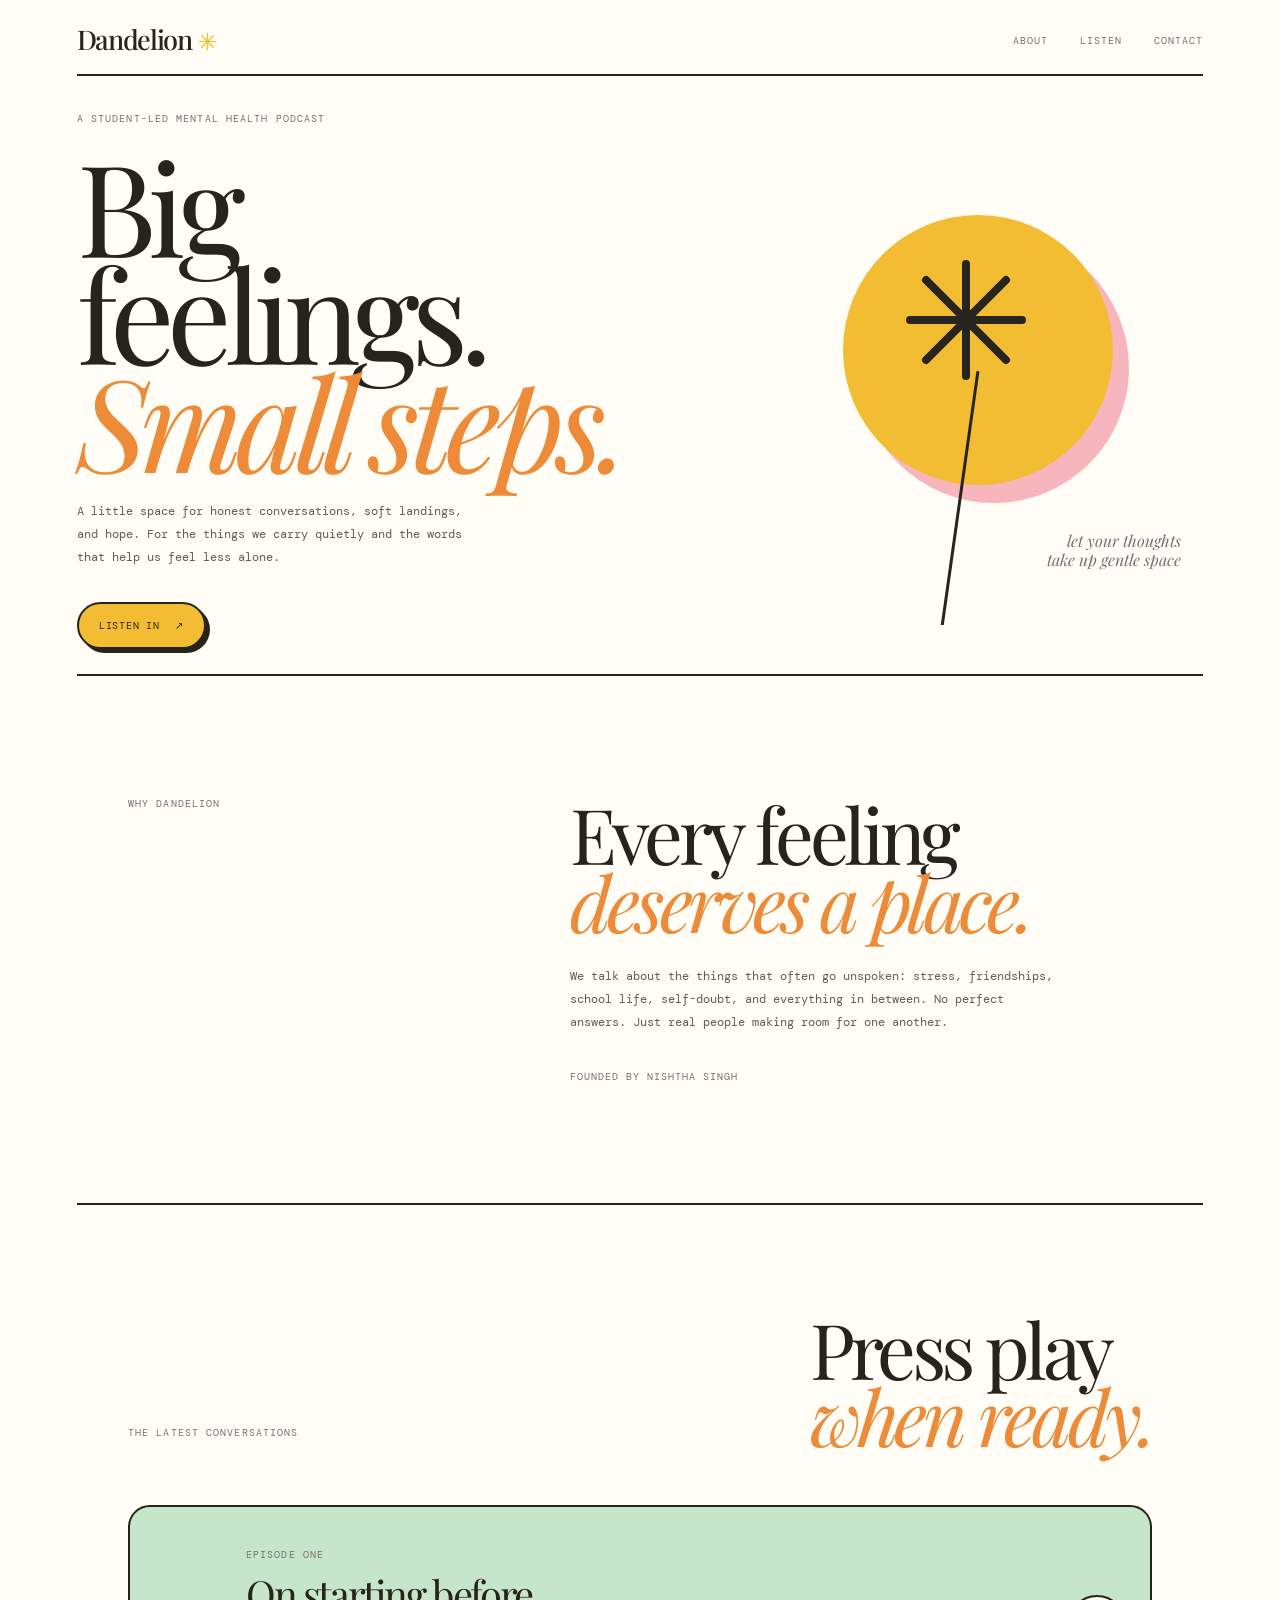
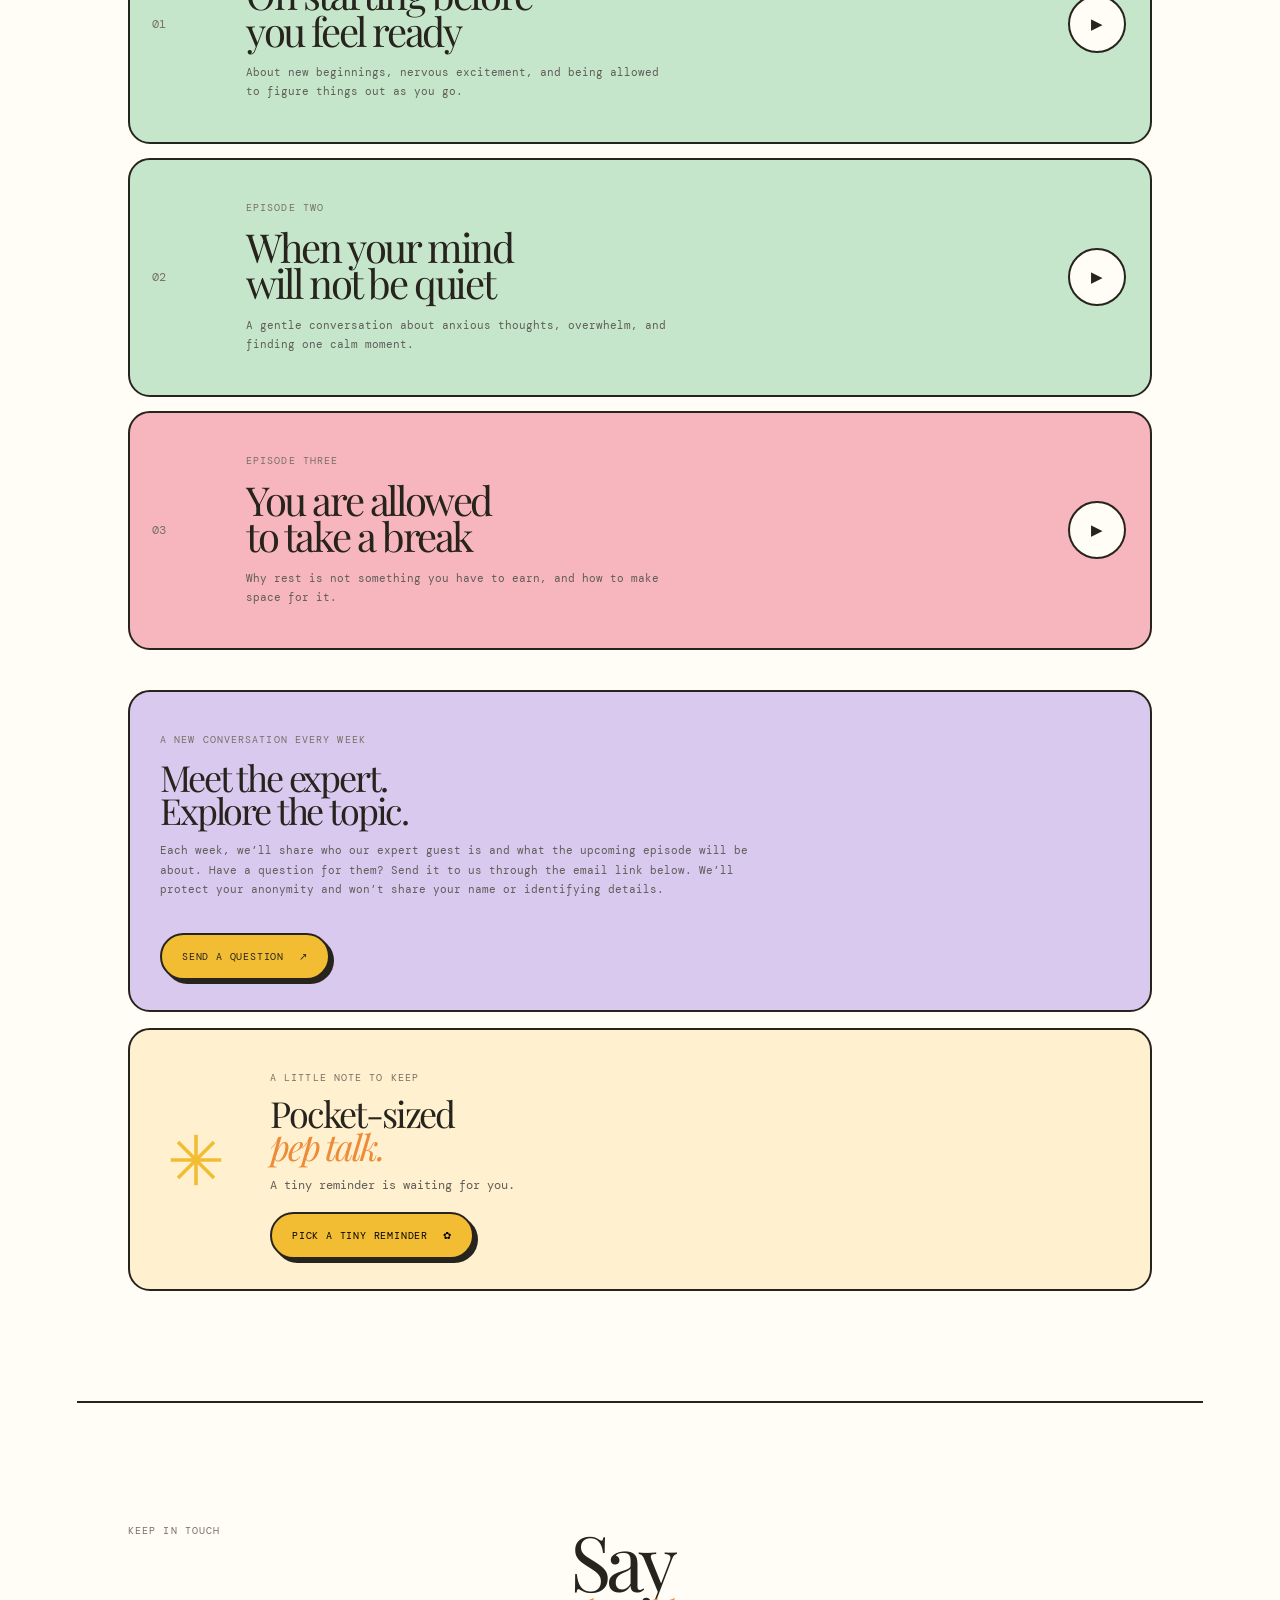
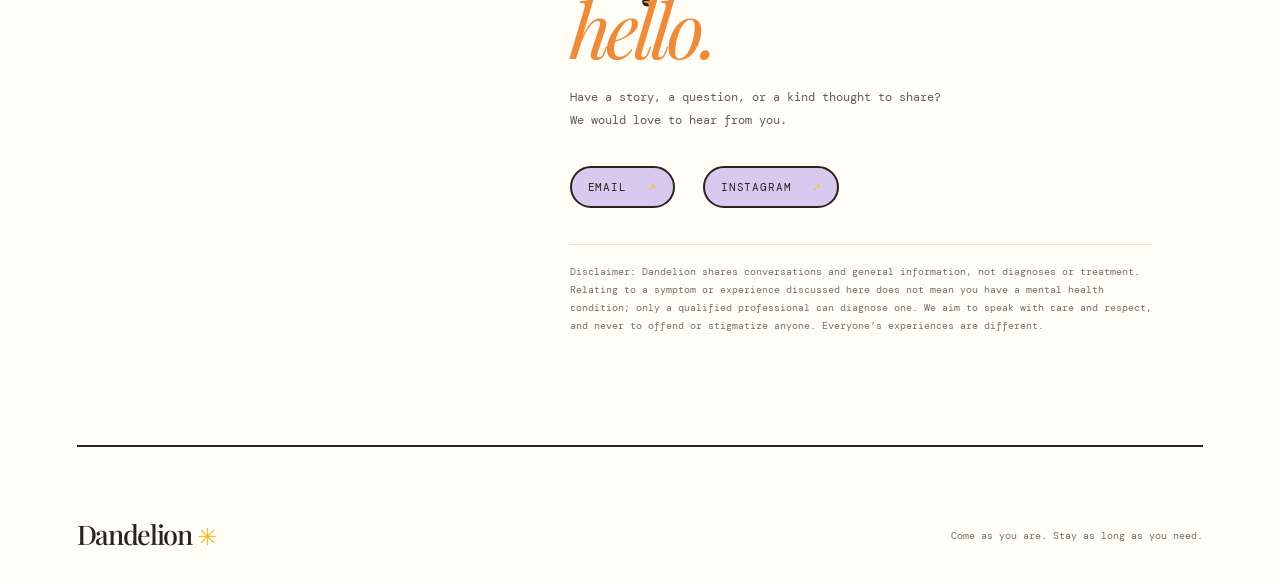
<file: index.html>
<!DOCTYPE html>
<html lang="en">
<head>
  <meta charset="UTF-8">
  <meta name="viewport" content="width=device-width, initial-scale=1.0">
  <title>Dandelion Podcast</title>
  <link rel="icon" type="image/svg+xml" href="./favicon.svg?v=2">
  <link rel="shortcut icon" type="image/svg+xml" href="./favicon.svg?v=2">
  <link rel="stylesheet" href="styles.css">
</head>
<body>
  <main class="container">
    <header class="site-header">
      <a class="logo" href="#top">Dandelion<img class="logo-flower" src="logo-flower.svg" alt=""></a>
      <nav aria-label="Main navigation"><a href="#about">About</a><a href="#listen">Listen</a><a href="#contact">Contact</a></nav>
    </header>

    <section class="hero" id="top">
      <div class="hero-copy">
        <p class="kicker">A student-led mental health podcast</p>
        <h1>Big feelings.<br><em>Small steps.</em></h1>
        <p class="intro">A little space for honest conversations, soft landings, and hope. For the things we carry quietly and the words that help us feel less alone.</p>
        <a class="button" href="#listen">Listen in <span>↗</span></a>
      </div>
      <div class="flower" aria-label="A dandelion illustration">
        <div class="sun"></div><img class="head" src="starburst.svg" alt=""><div class="stem"></div>
        <p>let your thoughts<br>take up gentle space</p>
      </div>
    </section>

    <section class="about" id="about">
      <p class="kicker">Why Dandelion</p>
      <div><h2>Every feeling<br><em>deserves a place.</em></h2>
        <p>We talk about the things that often go unspoken: stress, friendships, school life, self-doubt, and everything in between. No perfect answers. Just real people making room for one another.</p>
        <p class="founded">Founded by Nishtha Singh</p>
      </div>
    </section>

    <section class="listen" id="listen">
      <div class="section-title"><p class="kicker">The latest conversations</p><h2>Press play<br><em>when ready.</em></h2></div>
      <article class="episode"><span class="episode-number">01</span><div><p class="kicker">Episode one</p><h3><a href="https://open.spotify.com/" target="_blank" rel="noopener">On starting before<br>you feel ready</a></h3><p>About new beginnings, nervous excitement, and being allowed to figure things out as you go.</p></div><a class="play-button" href="https://open.spotify.com/" target="_blank" rel="noopener" aria-label="Listen to episode one">▶</a></article>
      <article class="episode"><span class="episode-number">02</span><div><p class="kicker">Episode two</p><h3><a href="https://open.spotify.com/" target="_blank" rel="noopener">When your mind<br>will not be quiet</a></h3><p>A gentle conversation about anxious thoughts, overwhelm, and finding one calm moment.</p></div><a class="play-button" href="https://open.spotify.com/" target="_blank" rel="noopener" aria-label="Listen to episode two">▶</a></article>
      <article class="episode"><span class="episode-number">03</span><div><p class="kicker">Episode three</p><h3><a href="https://open.spotify.com/" target="_blank" rel="noopener">You are allowed<br>to take a break</a></h3><p>Why rest is not something you have to earn, and how to make space for it.</p></div><a class="play-button" href="https://open.spotify.com/" target="_blank" rel="noopener" aria-label="Listen to episode three">▶</a></article>
      <aside class="listener-note" aria-labelledby="listener-note-title">
        <p class="kicker">A new conversation every week</p>
        <h3 id="listener-note-title">Meet the expert.<br>Explore the topic.</h3>
        <p>Each week, we’ll share who our expert guest is and what the upcoming episode will be about. Have a question for them? Send it to us through the email link below. We’ll protect your anonymity and won’t share your name or identifying details.</p>
        <a class="button" href="#contact">Send a question <span>↗</span></a>
      </aside>
      <aside class="pocket-note" aria-labelledby="pocket-note-title">
        <img src="logo-flower.svg" alt="" class="pocket-flower">
        <div>
          <p class="kicker">A little note to keep</p>
          <h3 id="pocket-note-title">Pocket-sized<br><em>pep talk.</em></h3>
          <p class="reminder-message" id="reminder-message" aria-live="polite">A tiny reminder is waiting for you.</p>
          <button class="button reminder-button" id="reminder-button" type="button">Pick a tiny reminder <span>✿</span></button>
        </div>
      </aside>
    </section>

    <section class="contact" id="contact">
      <p class="kicker">Keep in touch</p>
      <div>
        <h2>Say<br><em>hello.</em></h2>
        <p class="contact-copy">Have a story, a question, or a kind thought to share? We would love to hear from you.</p>
        <div class="contact-links">
          <a href="mailto:your-email@example.com">Email <span>↗</span></a>
          <a href="https://instagram.com/your-handle" target="_blank" rel="noopener">Instagram <span>↗</span></a>
        </div>
        <aside class="disclaimer" aria-label="Mental health disclaimer">
          <p>Disclaimer: Dandelion shares conversations and general information, not diagnoses or treatment. Relating to a symptom or experience discussed here does not mean you have a mental health condition; only a qualified professional can diagnose one. We aim to speak with care and respect, and never to offend or stigmatize anyone. Everyone’s experiences are different.</p>
        </aside>
      </div>
    </section>

    <footer><a class="logo" href="#top">Dandelion<img class="logo-flower" src="logo-flower.svg" alt=""></a><p>Come as you are. Stay as long as you need.</p></footer>
  </main>
  <script src="script.js"></script>
</body>
</html>
</file>
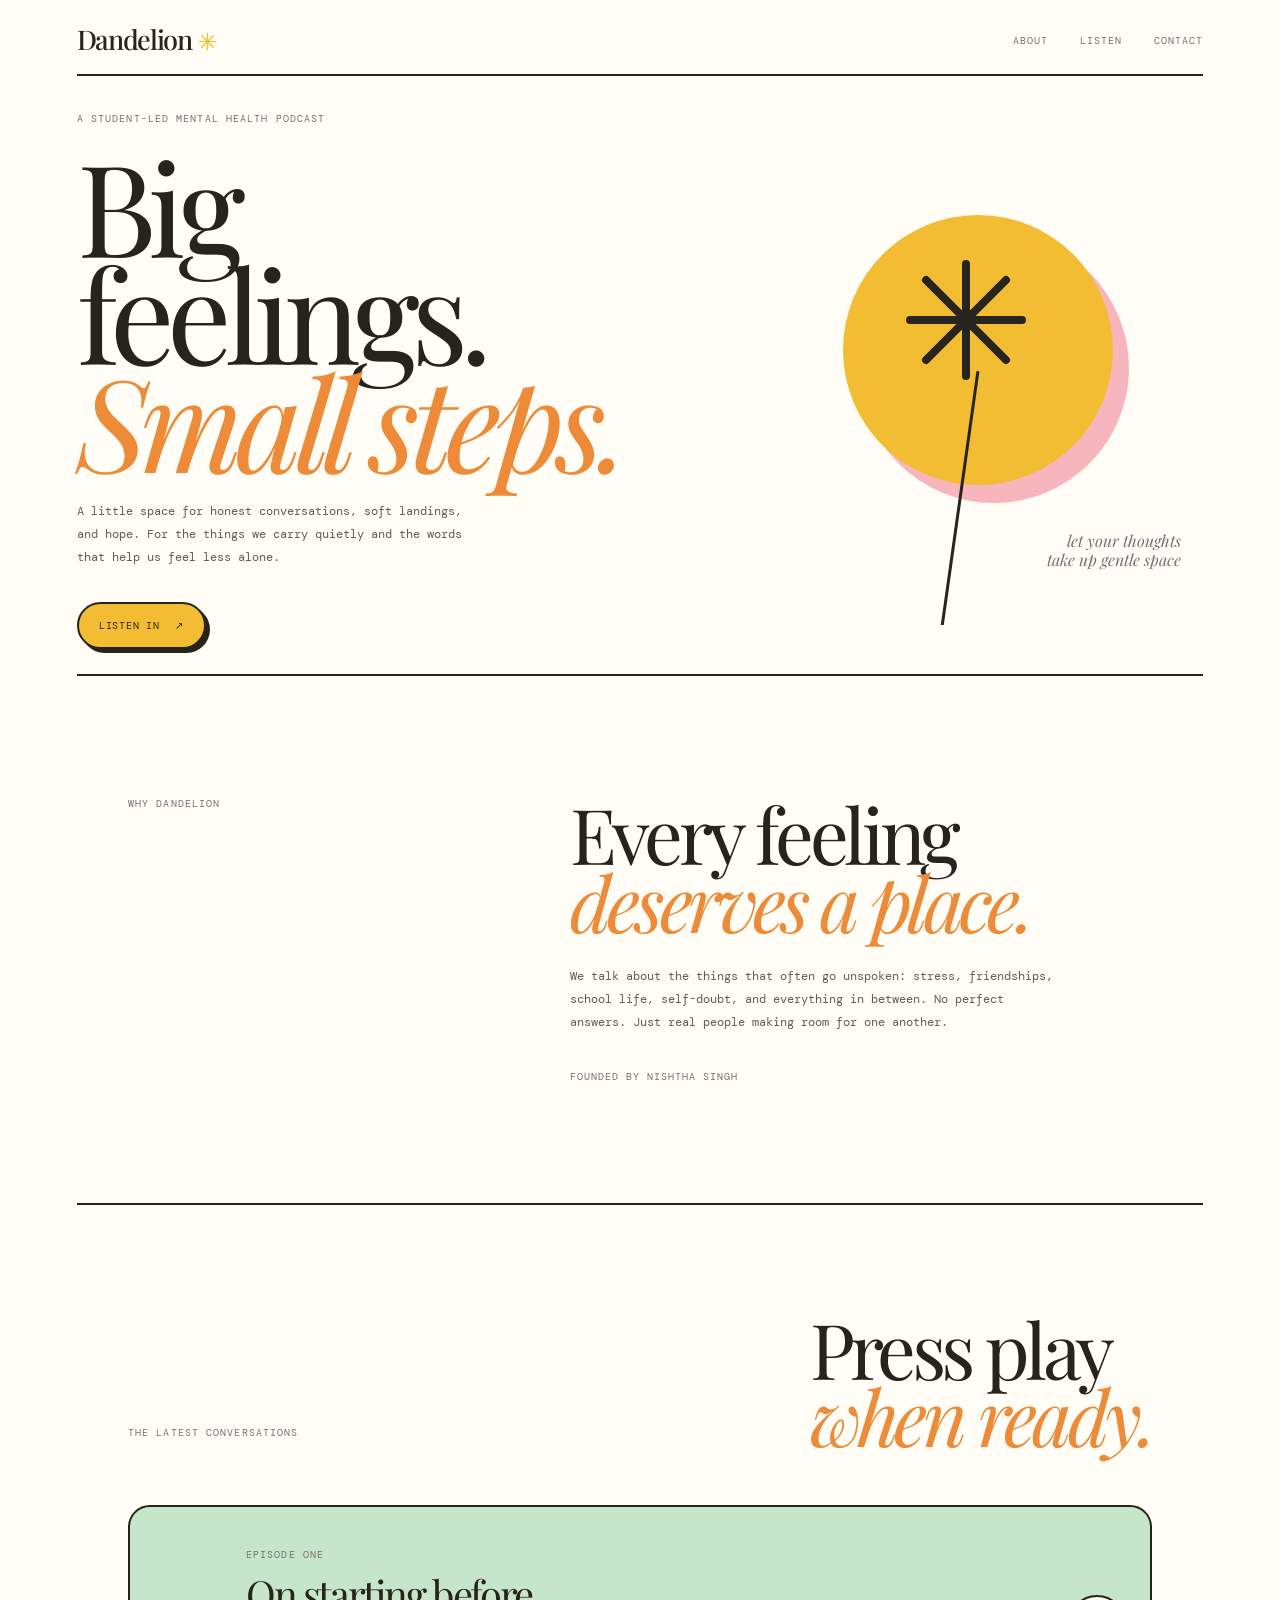
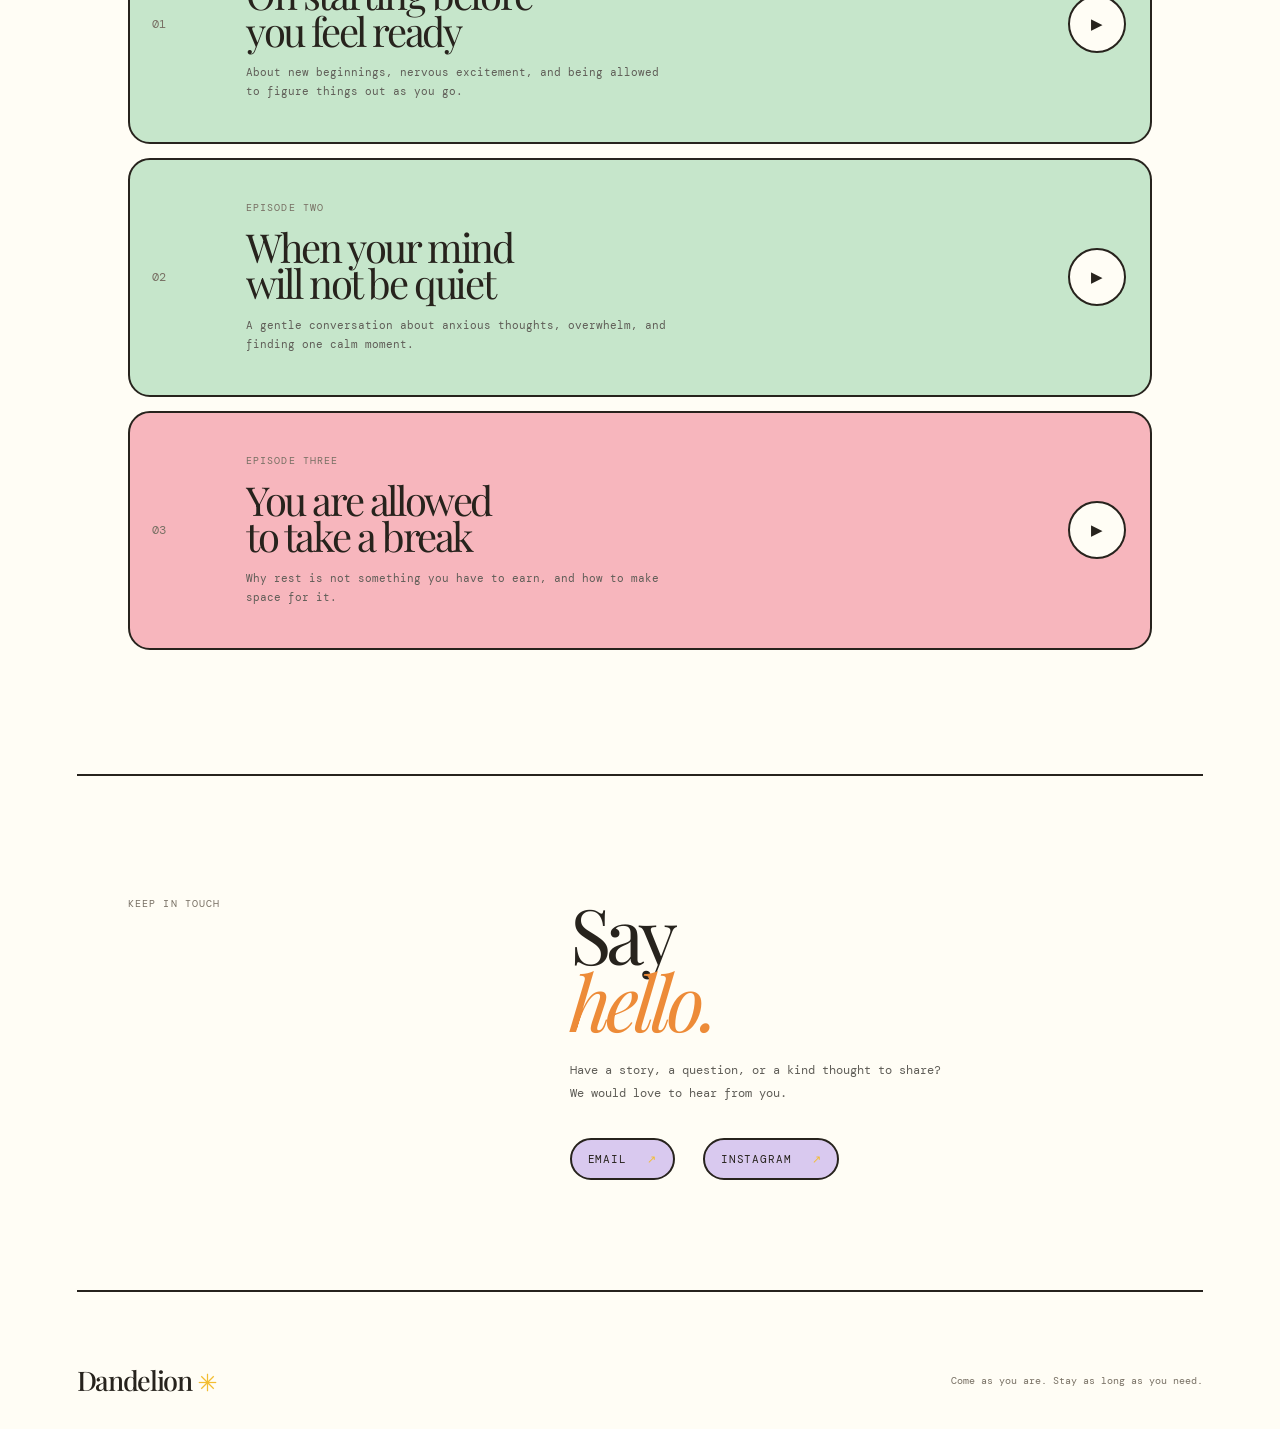
<file: dandelion/index.html>
<!DOCTYPE html>
<html lang="en">
<head>
  <meta charset="UTF-8">
  <meta name="viewport" content="width=device-width, initial-scale=1.0">
  <title>Dandelion Podcast</title>
  <link rel="icon" type="image/svg+xml" href="./favicon.svg?v=2">
  <link rel="shortcut icon" type="image/svg+xml" href="./favicon.svg?v=2">
  <link rel="stylesheet" href="styles.css">
</head>
<body>
  <main class="container">
    <header class="site-header">
      <a class="logo" href="#top">Dandelion<img class="logo-flower" src="logo-flower.svg" alt=""></a>
      <nav aria-label="Main navigation"><a href="#about">About</a><a href="#listen">Listen</a><a href="#contact">Contact</a></nav>
    </header>

    <section class="hero" id="top">
      <div class="hero-copy">
        <p class="kicker">A student-led mental health podcast</p>
        <h1>Big feelings.<br><em>Small steps.</em></h1>
        <p class="intro">A little space for honest conversations, soft landings, and hope. For the things we carry quietly and the words that help us feel less alone.</p>
        <a class="button" href="#listen">Listen in <span>↗</span></a>
      </div>
      <div class="flower" aria-label="A dandelion illustration">
        <div class="sun"></div><img class="head" src="starburst.svg" alt=""><div class="stem"></div>
        <p>let your thoughts<br>take up gentle space</p>
      </div>
    </section>

    <section class="about" id="about">
      <p class="kicker">Why Dandelion</p>
      <div><h2>Every feeling<br><em>deserves a place.</em></h2>
        <p>We talk about the things that often go unspoken: stress, friendships, school life, self-doubt, and everything in between. No perfect answers. Just real people making room for one another.</p>
        <p class="founded">Founded by Nishtha Singh</p>
      </div>
    </section>

    <section class="listen" id="listen">
      <div class="section-title"><p class="kicker">The latest conversations</p><h2>Press play<br><em>when ready.</em></h2></div>
      <article class="episode"><span class="episode-number">01</span><div><p class="kicker">Episode one</p><h3><a href="https://open.spotify.com/" target="_blank" rel="noopener">On starting before<br>you feel ready</a></h3><p>About new beginnings, nervous excitement, and being allowed to figure things out as you go.</p></div><a class="play-button" href="https://open.spotify.com/" target="_blank" rel="noopener" aria-label="Listen to episode one">▶</a></article>
      <article class="episode"><span class="episode-number">02</span><div><p class="kicker">Episode two</p><h3><a href="https://open.spotify.com/" target="_blank" rel="noopener">When your mind<br>will not be quiet</a></h3><p>A gentle conversation about anxious thoughts, overwhelm, and finding one calm moment.</p></div><a class="play-button" href="https://open.spotify.com/" target="_blank" rel="noopener" aria-label="Listen to episode two">▶</a></article>
      <article class="episode"><span class="episode-number">03</span><div><p class="kicker">Episode three</p><h3><a href="https://open.spotify.com/" target="_blank" rel="noopener">You are allowed<br>to take a break</a></h3><p>Why rest is not something you have to earn, and how to make space for it.</p></div><a class="play-button" href="https://open.spotify.com/" target="_blank" rel="noopener" aria-label="Listen to episode three">▶</a></article>
    </section>

    <section class="contact" id="contact">
      <p class="kicker">Keep in touch</p>
      <div>
        <h2>Say<br><em>hello.</em></h2>
        <p class="contact-copy">Have a story, a question, or a kind thought to share? We would love to hear from you.</p>
        <div class="contact-links">
          <a href="mailto:your-email@example.com">Email <span>↗</span></a>
          <a href="https://instagram.com/your-handle" target="_blank" rel="noopener">Instagram <span>↗</span></a>
        </div>
      </div>
    </section>

    <footer><a class="logo" href="#top">Dandelion<img class="logo-flower" src="logo-flower.svg" alt=""></a><p>Come as you are. Stay as long as you need.</p></footer>
  </main>
  <script src="script.js"></script>
</body>
</html>
</file>
<file: styles.css>
@import url("https://fonts.googleapis.com/css2?family=DM+Mono:wght@400;500&family=Playfair+Display:ital,wght@0,400;0,500;1,400&display=swap");

:root { --paper: #fffdf5; --ink: #27231d; --muted: #787064; --line: #eadfc9; --accent: #f2bd32; --pink: #f7b6bd; --mint: #c6e6cb; --lavender: #d9c9ef; }
* { box-sizing: border-box; }
html, body { overflow-x: hidden; }
html { scroll-behavior: smooth; }
body { margin: 0; background: var(--paper); color: var(--ink); font-family: "DM Mono", monospace; }
a { color: inherit; text-decoration: none; }
button { font: inherit; cursor: pointer; }
.container { width: min(100%, 1280px); margin: auto; padding: 26px 6vw 0; }
.site-header, footer { display: flex; align-items: center; justify-content: space-between; border-bottom: 2px solid var(--ink); padding-bottom: 20px; }
.logo { font: 500 27px/1 "Playfair Display", Georgia, serif; letter-spacing: -0.05em; }
.logo-flower { display: inline-block; width: 25px; height: 25px; margin-left: 3px; vertical-align: -4px; }
nav { display: flex; gap: 32px; color: var(--muted); font-size: 10px; text-transform: uppercase; letter-spacing: .1em; }
.hero { display: grid; grid-template-columns: 1fr 1fr; align-items: center; min-height: 600px; border-bottom: 2px solid var(--ink); }
.hero-copy { animation: rise .8s ease both; }
.kicker { color: var(--muted); font-size: 10px; text-transform: uppercase; letter-spacing: .11em; line-height: 1.5; }
h1, h2, h3 { font-family: "Playfair Display", Georgia, serif; font-weight: 400; letter-spacing: -.06em; }
h1 { margin: 26px 0; font-size: clamp(70px, 10vw, 138px); line-height: .84; }
h1 em, h2 em { color: #ed8b38; font-weight: 400; }
.intro { max-width: 390px; color: #5f5d57; font-size: 12px; line-height: 1.9; }
.button { display: inline-flex; gap: 15px; margin-top: 22px; padding: 15px 20px; border: 2px solid var(--ink); border-radius: 999px; background: var(--accent); font-size: 10px; text-transform: uppercase; letter-spacing: .08em; box-shadow: 4px 4px 0 var(--ink); }
.button:hover { background: var(--pink); color: var(--ink); transform: translate(2px, 2px); box-shadow: 2px 2px 0 var(--ink); }
.flower { position: relative; height: 500px; overflow: hidden; }
.sun { position: absolute; top: 90px; right: 16%; width: 270px; height: 270px; border-radius: 50%; background: var(--accent); box-shadow: 16px 18px 0 var(--pink); }
.head { position: absolute; top: 115px; right: 28%; z-index: 2; width: 160px; height: 160px; }
.stem { position: absolute; top: 245px; right: 43%; z-index: 1; width: 3px; height: 265px; background: var(--ink); transform: rotate(8deg); }
.flower p { position: absolute; right: 4%; bottom: 40px; color: var(--muted); font: italic 16px/1.2 "Playfair Display", serif; text-align: right; }
.about, .listen { display: grid; grid-template-columns: .7fr 1.3fr; gap: 10vw; padding: 110px 4vw; border-bottom: 2px solid var(--ink); }
h2 { margin: 14px 0 30px; font-size: clamp(48px, 6vw, 84px); line-height: .88; }
.about > div > p:not(.founded) { max-width: 490px; color: #5f5d57; font-size: 12px; line-height: 1.9; }
.founded { margin-top: 36px; color: var(--muted); font-size: 10px; text-transform: uppercase; letter-spacing: .1em; }
.listen { display: block; }
.section-title { display: flex; align-items: end; justify-content: space-between; margin-bottom: 55px; }
.section-title h2 { margin: 0; }
.episode { display: grid; grid-template-columns: 70px 1fr 60px; gap: 24px; align-items: center; margin-bottom: 14px; padding: 30px 22px; border: 2px solid var(--ink); border-radius: 22px; background: var(--mint); }
.episode:nth-of-type(3) { background: var(--pink); }
.episode:nth-of-type(4) { background: var(--lavender); }
.episode-number { color: var(--muted); font-size: 12px; }
h3 { margin: 14px 0; font-size: 40px; line-height: .92; }
h3 a:hover { color: var(--accent); }
.episode p:not(.kicker) { max-width: 430px; color: #5f5d57; font-size: 11px; line-height: 1.7; }
.listener-note { margin-top: 40px; padding: 30px; border: 2px solid var(--ink); border-radius: 22px; background: var(--lavender); }
.listener-note h3 { font-size: 36px; }
.listener-note > p:not(.kicker) { max-width: 620px; color: #5f5d57; font-size: 11px; line-height: 1.8; }
.pocket-note { display: grid; grid-template-columns: 90px 1fr; gap: 20px; align-items: center; margin-top: 16px; padding: 30px; border: 2px solid var(--ink); border-radius: 22px; background: #fff0cf; }
.pocket-flower { width: 72px; height: 72px; animation: bob 3s ease-in-out infinite; }
.pocket-note h3 { margin: 12px 0; font-size: 36px; }
.pocket-note h3 em { color: #ed8b38; }
.reminder-message { min-height: 20px; margin: 0; color: #5f5d57; font-size: 12px; line-height: 1.7; }
.reminder-button { margin-top: 16px; }
.play-button { display: grid; width: 58px; height: 58px; place-items: center; border: 2px solid var(--ink); border-radius: 50%; background: var(--paper); font-size: 15px; }
.play-button:hover { background: var(--ink); color: var(--paper); }
.contact { display: grid; grid-template-columns: .7fr 1.3fr; gap: 10vw; padding: 110px 4vw; border-bottom: 2px solid var(--ink); }
.contact h2 { margin-bottom: 24px; }
.contact-copy { max-width: 390px; color: #5f5d57; font-size: 12px; line-height: 1.9; }
.contact-links { display: flex; gap: 28px; margin-top: 34px; }
.contact-links a { padding: 12px 16px; border: 2px solid var(--ink); border-radius: 999px; background: var(--lavender); font-size: 11px; text-transform: uppercase; letter-spacing: .08em; }
.contact-links span { margin-left: 12px; color: var(--accent); }
.disclaimer { max-width: 620px; margin-top: 36px; padding-top: 18px; border-top: 1px solid var(--line); }
.disclaimer p { margin: 0; color: var(--muted); font-size: 10px; line-height: 1.8; }
footer { border-bottom: 0; padding: 72px 0 32px; }
footer p { color: var(--muted); font-size: 10px; }
@keyframes rise { from { opacity: 0; transform: translateY(18px); } to { opacity: 1; transform: translateY(0); } }
@keyframes bob { 50% { transform: translateY(-7px) rotate(8deg); } }
@media (prefers-reduced-motion: reduce) { *, *::before, *::after { scroll-behavior: auto !important; animation-duration: .01ms !important; animation-iteration-count: 1 !important; } }
@media (max-width: 700px) { .container { padding: 20px; } nav { display: none; } .hero, .about, .contact { display: block; min-height: 0; } .hero { padding-top: 48px; } h1 { max-width: 100%; font-size: clamp(58px, 18vw, 82px); } .intro { max-width: 100%; font-size: 11px; } .flower { height: 330px; margin-top: 28px; } .sun { top: 24px; right: 8%; width: min(220px, 62vw); height: min(220px, 62vw); } .head { top: 48px; right: 18%; width: min(130px, 36vw); height: min(130px, 36vw); } .stem { top: 155px; right: 43%; height: 180px; } .flower p { right: 0; bottom: 24px; font-size: 14px; } .about, .listen, .contact { padding: 75px 0; } .about > div, .contact > div { margin-top: 45px; } .section-title { display: block; } .episode { grid-template-columns: 35px 1fr; } .play-button { grid-column: 2; } .pocket-note { grid-template-columns: 52px 1fr; gap: 14px; padding: 22px 18px; } .pocket-flower { width: 48px; height: 48px; align-self: start; } footer { display: block; } }
</file>
<file: dandelion/styles.css>
@import url("https://fonts.googleapis.com/css2?family=DM+Mono:wght@400;500&family=Playfair+Display:ital,wght@0,400;0,500;1,400&display=swap");

:root { --paper: #fffdf5; --ink: #27231d; --muted: #787064; --line: #eadfc9; --accent: #f2bd32; --pink: #f7b6bd; --mint: #c6e6cb; --lavender: #d9c9ef; }
* { box-sizing: border-box; }
html, body { overflow-x: hidden; }
html { scroll-behavior: smooth; }
body { margin: 0; background: var(--paper); color: var(--ink); font-family: "DM Mono", monospace; }
a { color: inherit; text-decoration: none; }
button { font: inherit; cursor: pointer; }
.container { width: min(100%, 1280px); margin: auto; padding: 26px 6vw 0; }
.site-header, footer { display: flex; align-items: center; justify-content: space-between; border-bottom: 2px solid var(--ink); padding-bottom: 20px; }
.logo { font: 500 27px/1 "Playfair Display", Georgia, serif; letter-spacing: -0.05em; }
.logo-flower { display: inline-block; width: 25px; height: 25px; margin-left: 3px; vertical-align: -4px; }
nav { display: flex; gap: 32px; color: var(--muted); font-size: 10px; text-transform: uppercase; letter-spacing: .1em; }
.hero { display: grid; grid-template-columns: 1fr 1fr; align-items: center; min-height: 600px; border-bottom: 2px solid var(--ink); }
.hero-copy { animation: rise .8s ease both; }
.kicker { color: var(--muted); font-size: 10px; text-transform: uppercase; letter-spacing: .11em; line-height: 1.5; }
h1, h2, h3 { font-family: "Playfair Display", Georgia, serif; font-weight: 400; letter-spacing: -.06em; }
h1 { margin: 26px 0; font-size: clamp(70px, 10vw, 138px); line-height: .84; }
h1 em, h2 em { color: #ed8b38; font-weight: 400; }
.intro { max-width: 390px; color: #5f5d57; font-size: 12px; line-height: 1.9; }
.button { display: inline-flex; gap: 15px; margin-top: 22px; padding: 15px 20px; border: 2px solid var(--ink); border-radius: 999px; background: var(--accent); font-size: 10px; text-transform: uppercase; letter-spacing: .08em; box-shadow: 4px 4px 0 var(--ink); }
.button:hover { background: var(--pink); color: var(--ink); transform: translate(2px, 2px); box-shadow: 2px 2px 0 var(--ink); }
.flower { position: relative; height: 500px; overflow: hidden; }
.sun { position: absolute; top: 90px; right: 16%; width: 270px; height: 270px; border-radius: 50%; background: var(--accent); box-shadow: 16px 18px 0 var(--pink); }
.head { position: absolute; top: 115px; right: 28%; z-index: 2; width: 160px; height: 160px; }
.stem { position: absolute; top: 245px; right: 43%; z-index: 1; width: 3px; height: 265px; background: var(--ink); transform: rotate(8deg); }
.flower p { position: absolute; right: 4%; bottom: 40px; color: var(--muted); font: italic 16px/1.2 "Playfair Display", serif; text-align: right; }
.about, .listen { display: grid; grid-template-columns: .7fr 1.3fr; gap: 10vw; padding: 110px 4vw; border-bottom: 2px solid var(--ink); }
h2 { margin: 14px 0 30px; font-size: clamp(48px, 6vw, 84px); line-height: .88; }
.about > div > p:not(.founded) { max-width: 490px; color: #5f5d57; font-size: 12px; line-height: 1.9; }
.founded { margin-top: 36px; color: var(--muted); font-size: 10px; text-transform: uppercase; letter-spacing: .1em; }
.listen { display: block; }
.section-title { display: flex; align-items: end; justify-content: space-between; margin-bottom: 55px; }
.section-title h2 { margin: 0; }
.episode { display: grid; grid-template-columns: 70px 1fr 60px; gap: 24px; align-items: center; margin-bottom: 14px; padding: 30px 22px; border: 2px solid var(--ink); border-radius: 22px; background: var(--mint); }
.episode:nth-of-type(3) { background: var(--pink); }
.episode:nth-of-type(4) { background: var(--lavender); }
.episode-number { color: var(--muted); font-size: 12px; }
h3 { margin: 14px 0; font-size: 40px; line-height: .92; }
h3 a:hover { color: var(--accent); }
.episode p:not(.kicker) { max-width: 430px; color: #5f5d57; font-size: 11px; line-height: 1.7; }
.play-button { display: grid; width: 58px; height: 58px; place-items: center; border: 2px solid var(--ink); border-radius: 50%; background: var(--paper); font-size: 15px; }
.play-button:hover { background: var(--ink); color: var(--paper); }
.contact { display: grid; grid-template-columns: .7fr 1.3fr; gap: 10vw; padding: 110px 4vw; border-bottom: 2px solid var(--ink); }
.contact h2 { margin-bottom: 24px; }
.contact-copy { max-width: 390px; color: #5f5d57; font-size: 12px; line-height: 1.9; }
.contact-links { display: flex; gap: 28px; margin-top: 34px; }
.contact-links a { padding: 12px 16px; border: 2px solid var(--ink); border-radius: 999px; background: var(--lavender); font-size: 11px; text-transform: uppercase; letter-spacing: .08em; }
.contact-links span { margin-left: 12px; color: var(--accent); }
footer { border-bottom: 0; padding: 72px 0 32px; }
footer p { color: var(--muted); font-size: 10px; }
@keyframes rise { from { opacity: 0; transform: translateY(18px); } to { opacity: 1; transform: translateY(0); } }
@media (max-width: 700px) { .container { padding: 20px; } nav { display: none; } .hero, .about, .contact { display: block; min-height: 0; } .hero { padding-top: 48px; } h1 { max-width: 100%; font-size: clamp(58px, 18vw, 82px); } .intro { max-width: 100%; font-size: 11px; } .flower { height: 330px; margin-top: 28px; } .sun { top: 24px; right: 8%; width: min(220px, 62vw); height: min(220px, 62vw); } .head { top: 48px; right: 18%; width: min(130px, 36vw); height: min(130px, 36vw); } .stem { top: 155px; right: 43%; height: 180px; } .flower p { right: 0; bottom: 24px; font-size: 14px; } .about, .listen, .contact { padding: 75px 0; } .about > div, .contact > div { margin-top: 45px; } .section-title { display: block; } .episode { grid-template-columns: 35px 1fr; } .play-button { grid-column: 2; } footer { display: block; } }
</file>
